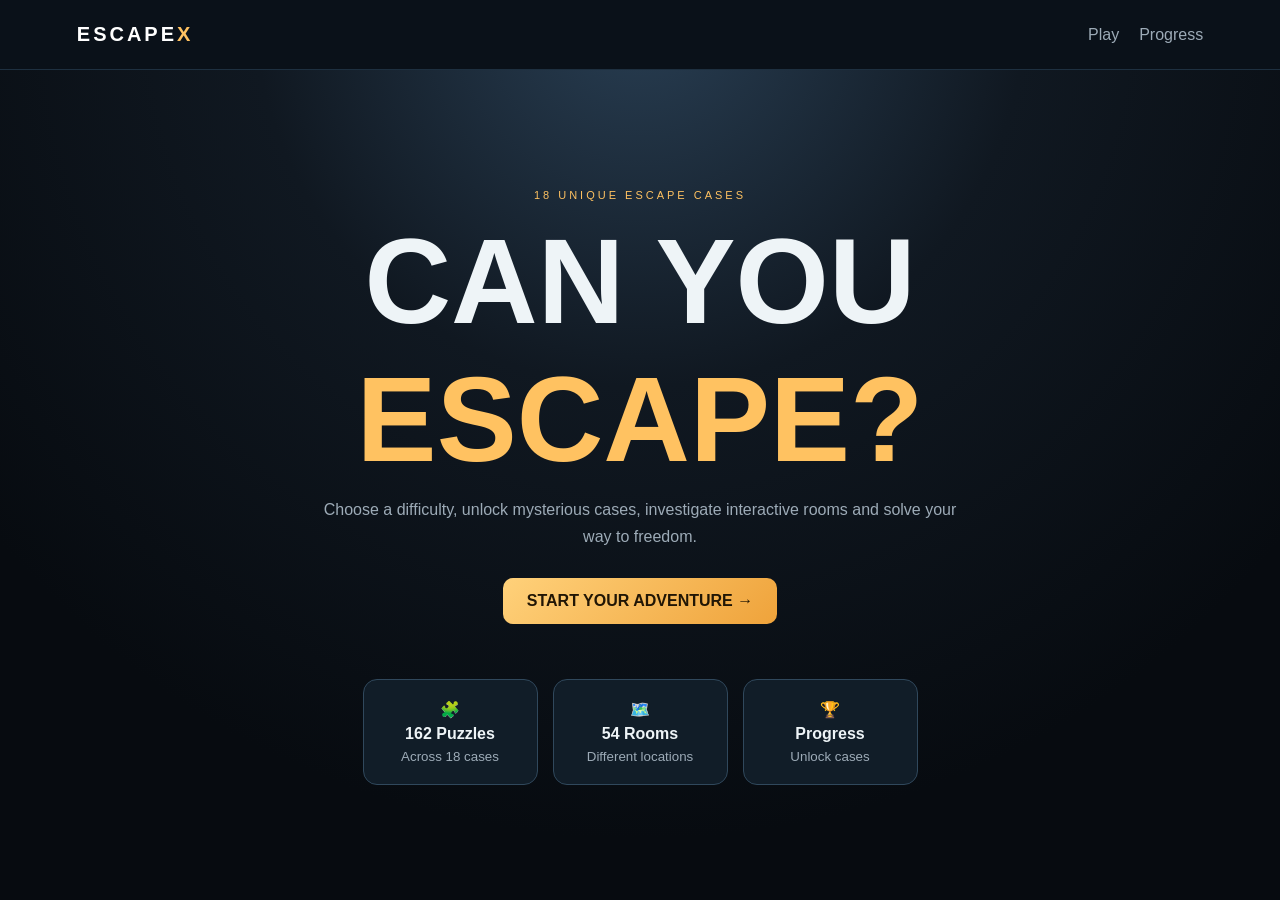
<file: index.html>
<!doctype html>
<html lang="en">
<head>
    <meta charset="UTF-8">
    <meta name="viewport" content="width=device-width, initial-scale=1.0">

    <title>EscapeX | Ultimate Escape Rooms</title>

    <link rel="stylesheet" href="css/style.css">
</head>

<body class="home">

    <header>
        <a class="logo" href="index.html">
            ESCAPE<span>X</span>
        </a>

        <nav>
            <a href="levels.html">Play</a>
            <a href="progress.html">Progress</a>
        </nav>
    </header>

    <main class="hero">

        <p class="eyebrow">18 UNIQUE ESCAPE CASES</p>

        <h1>
            CAN YOU <span>ESCAPE?</span>
        </h1>

        <p>
            Choose a difficulty, unlock mysterious cases,
            investigate interactive rooms and solve your way to freedom.
        </p>

        <a class="btn primary" href="levels.html">
            START YOUR ADVENTURE →
        </a>

        <section class="features">

            <div>
                🧩
                <b>162 Puzzles</b>
                <small>Across 18 cases</small>
            </div>

            <div>
                🗺️
                <b>54 Rooms</b>
                <small>Different locations</small>
            </div>

            <div>
                🏆
                <b>Progress</b>
                <small>Unlock cases</small>
            </div>

        </section>

    </main>

</body>
</html>
</file>
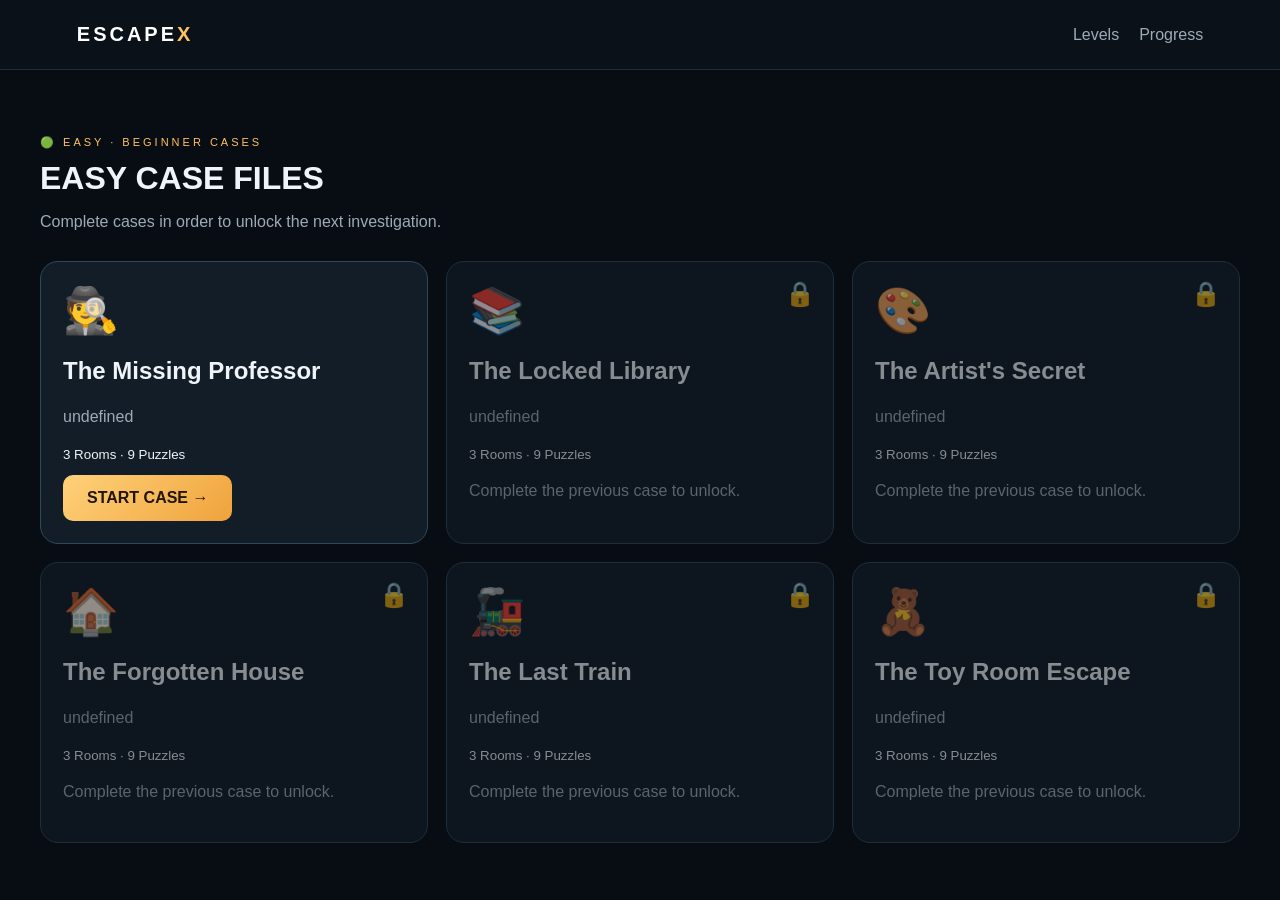
<file: cases.html>
<!doctype html><html lang="en"><head><meta charset="UTF-8"><meta name="viewport" content="width=device-width,initial-scale=1.0">
<title>Cases | EscapeX</title><link rel="stylesheet" href="css/style.css"></head>
<body><header><a class="logo" href="index.html">ESCAPE<span>X</span></a><nav><a href="levels.html">Levels</a><a href="progress.html">Progress</a></nav></header>
<main class="page"><p id="levelLabel" class="eyebrow"></p><h1 id="caseHeading">CHOOSE A CASE</h1><p class="muted">Complete cases in order to unlock the next investigation.</p><div id="caseGrid" class="case-grid"></div></main>
<script src="js/game-data.js"></script><script src="js/cases.js"></script></body></html>
</file>
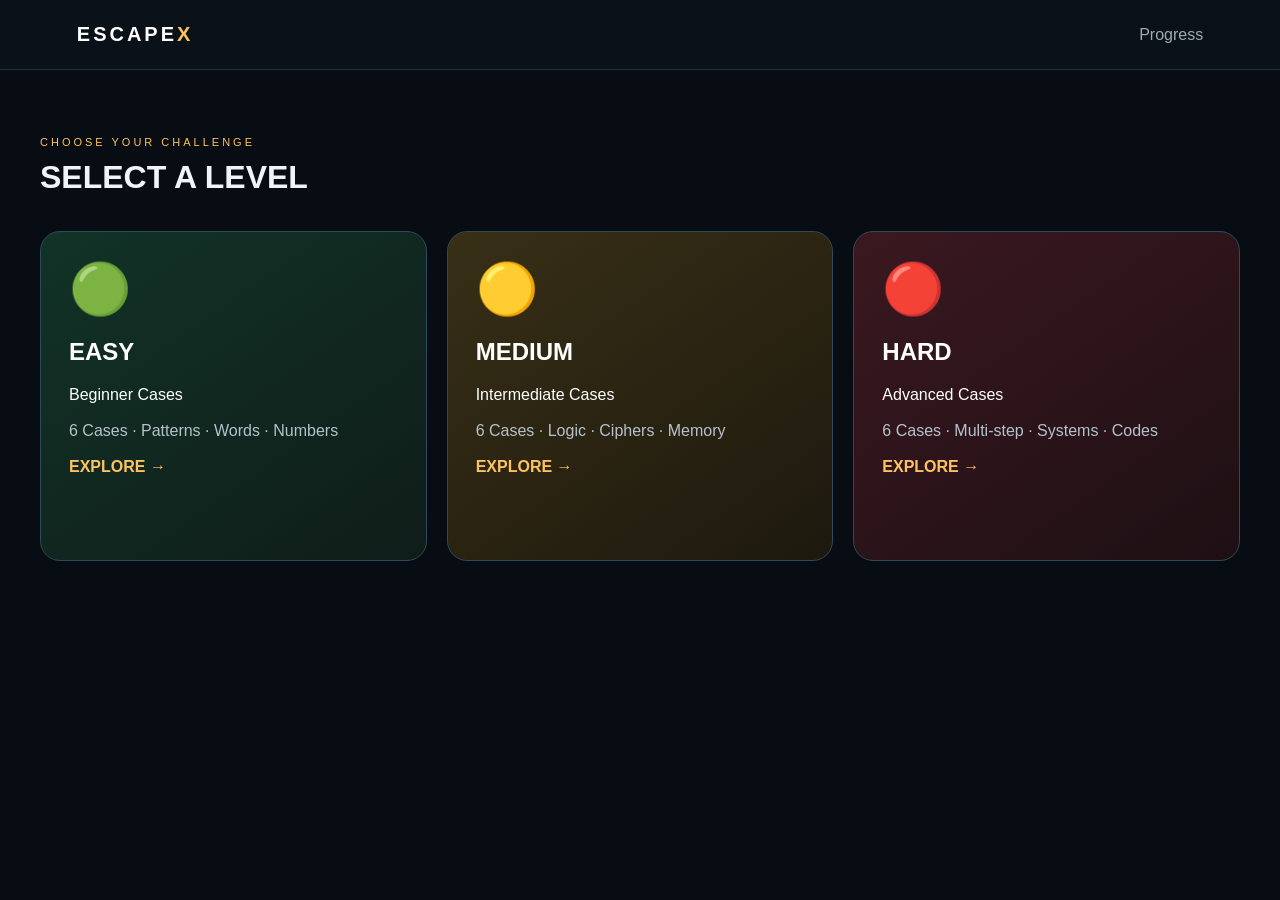
<file: game.html>
<!doctype html><html lang="en"><head><meta charset="UTF-8"><meta name="viewport" content="width=device-width,initial-scale=1.0">
<title>EscapeX Game</title><link rel="stylesheet" href="css/style.css"><link rel="stylesheet" href="css/game.css"></head>
<body>
<header class="hud"><a class="logo" href="cases.html">← ESCAPE<span>X</span></a>
<div><span id="caseName"></span> · ROOM <b id="roomNum"></b> · ⏱ <b id="timer"></b> · ⭐ <b id="score"></b></div>
<button id="soundBtn">🔊</button></header>
<main class="game-layout">
<section><div class="scene-head"><p id="theme" class="eyebrow"></p><h1 id="roomTitle"></h1><p id="story"></p></div>
<div id="room" class="room"><div class="ambient"></div><div id="objects"></div></div>
<p class="instruction">✨ Click the objects in the room to investigate them.</p></section>
<aside><h3>🎒 Evidence</h3><div id="inventory"></div><hr><p>💡 Hints: <b id="hints"></b></p>
<button id="hintBtn">Reveal Hint (-50)</button><button id="restartBtn" class="danger">↻ Restart Case</button></aside>
</main>
<div id="modal" class="modal hidden"><div class="modal-box"><button id="closeBtn" class="x">×</button><div id="modalContent"></div></div></div>
<script src="js/game-data.js"></script><script src="js/game.js"></script></body></html>
</file>
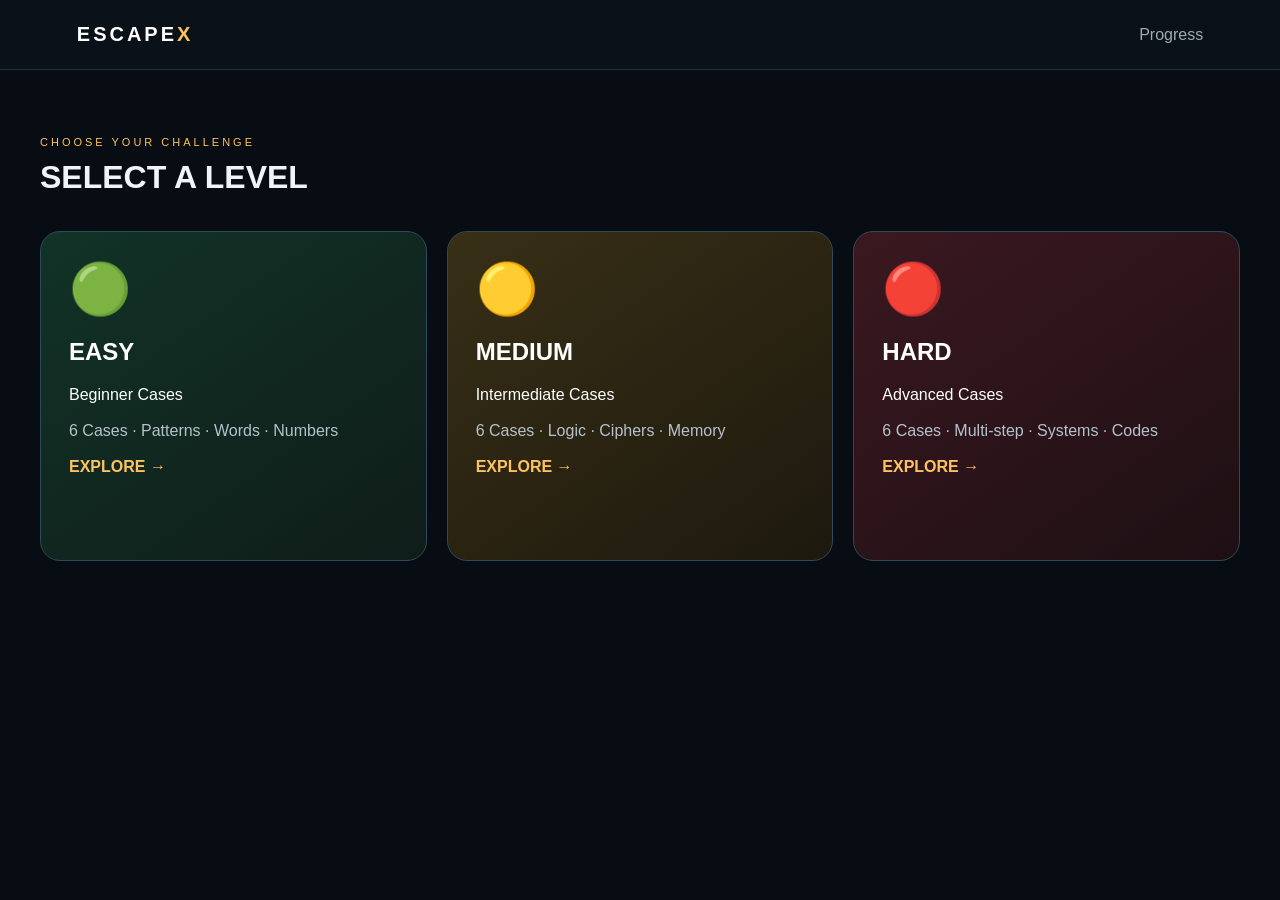
<file: levels.html>
<!doctype html><html lang="en"><head><meta charset="UTF-8"><meta name="viewport" content="width=device-width,initial-scale=1.0">
<title>Choose Level | EscapeX</title><link rel="stylesheet" href="css/style.css"></head>
<body><header><a class="logo" href="index.html">ESCAPE<span>X</span></a><nav><a href="progress.html">Progress</a></nav></header>
<main class="page"><p class="eyebrow">CHOOSE YOUR CHALLENGE</p><h1>SELECT A LEVEL</h1>
<div class="level-grid">
<a class="level-card easy" href="cases.html?level=easy"><div class="big">🟢</div><h2>EASY</h2><p>Beginner Cases</p><span>6 Cases · Patterns · Words · Numbers</span><b>EXPLORE →</b></a>
<a class="level-card medium" href="cases.html?level=medium"><div class="big">🟡</div><h2>MEDIUM</h2><p>Intermediate Cases</p><span>6 Cases · Logic · Ciphers · Memory</span><b>EXPLORE →</b></a>
<a class="level-card hard" href="cases.html?level=hard"><div class="big">🔴</div><h2>HARD</h2><p>Advanced Cases</p><span>6 Cases · Multi-step · Systems · Codes</span><b>EXPLORE →</b></a>
</div></main></body></html>
</file>
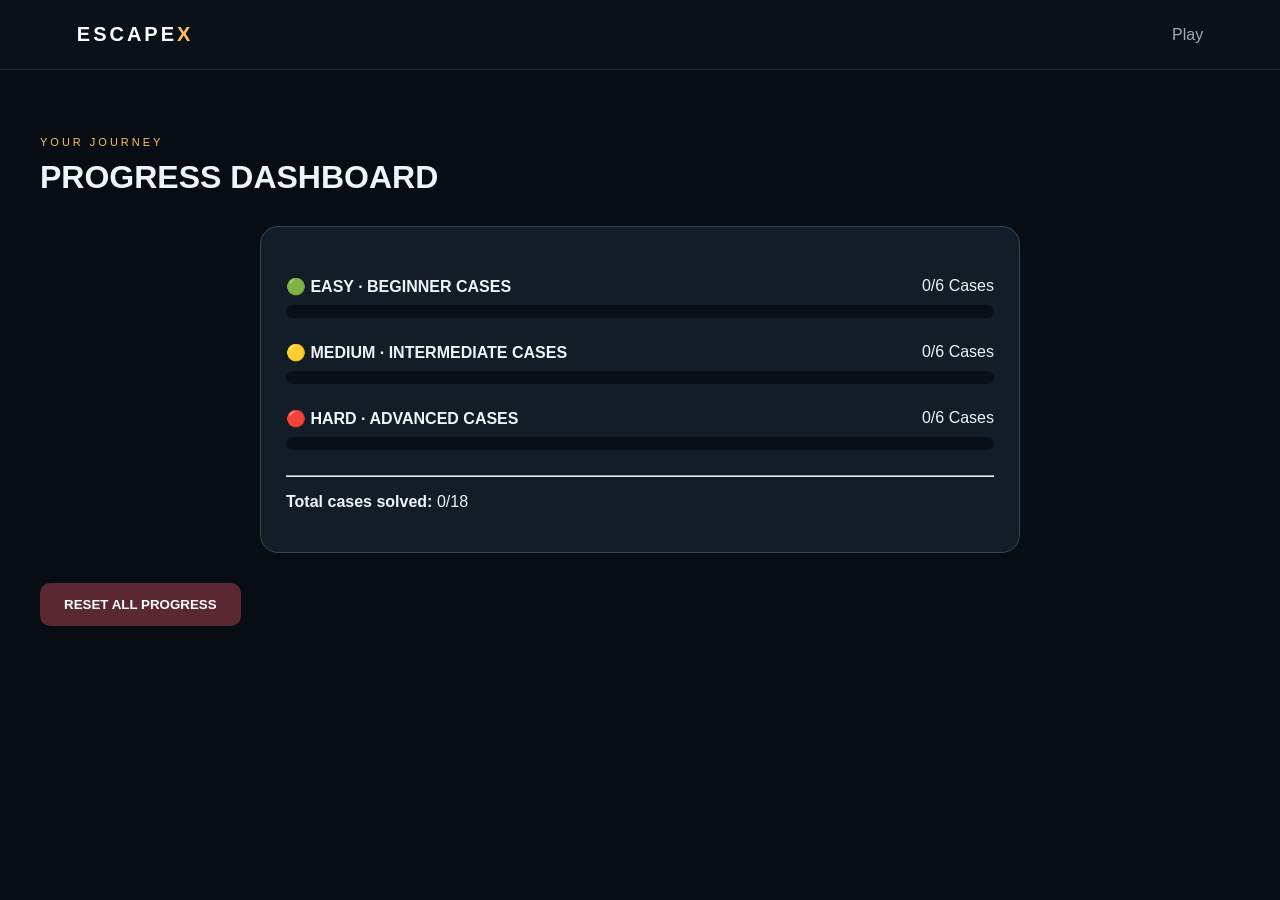
<file: progress.html>
<!doctype html><html lang="en"><head><meta charset="UTF-8"><meta name="viewport" content="width=device-width,initial-scale=1.0">
<title>Your Progress | EscapeX</title><link rel="stylesheet" href="css/style.css"></head>
<body><header><a class="logo" href="index.html">ESCAPE<span>X</span></a><nav><a href="levels.html">Play</a></nav></header>
<main class="page"><p class="eyebrow">YOUR JOURNEY</p><h1>PROGRESS DASHBOARD</h1>
<div class="progress-box" id="progressBox"></div><button id="resetBtn" class="btn danger">RESET ALL PROGRESS</button></main>
<script src="js/game-data.js"></script><script src="js/progress.js"></script></body></html>
</file>
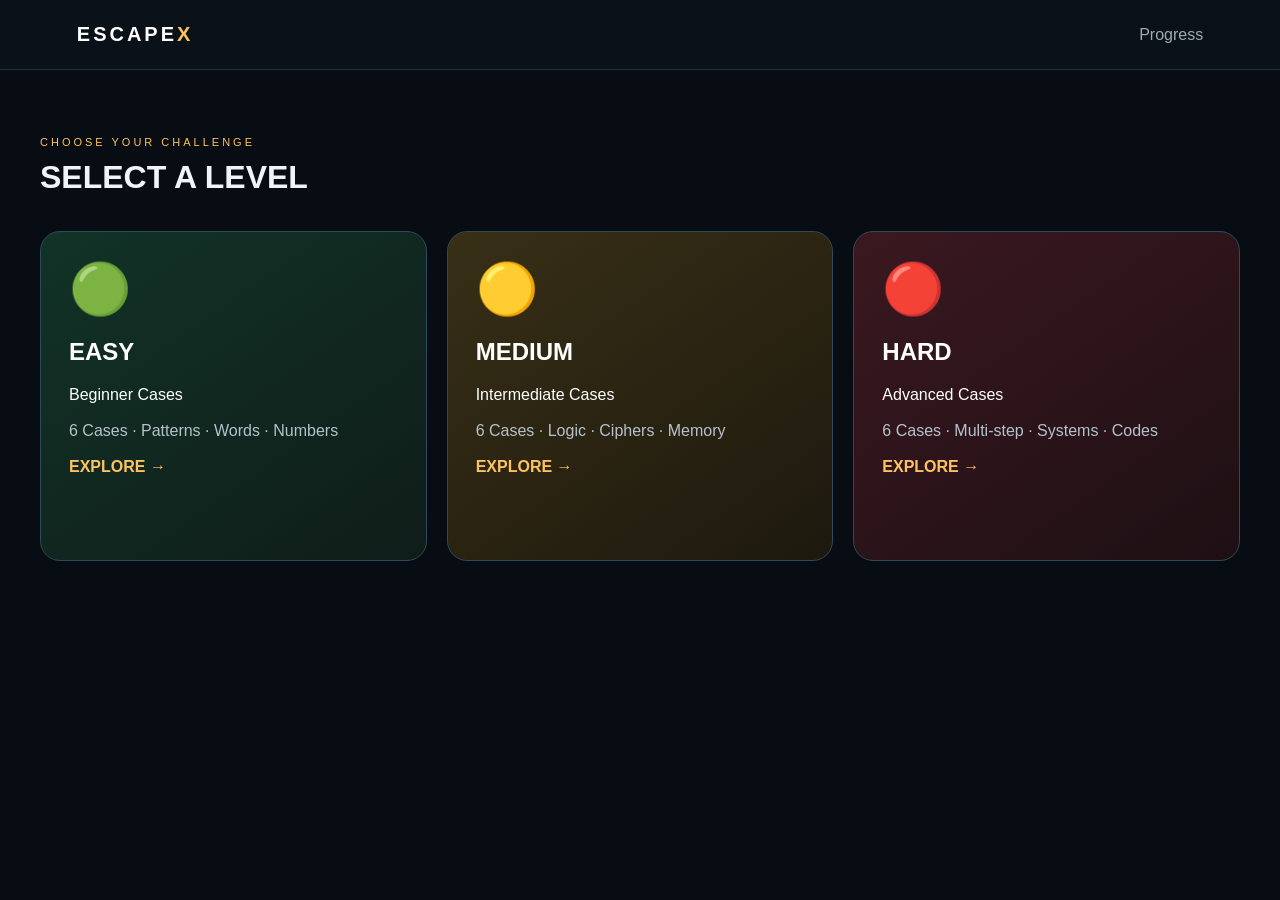
<file: results.html>
<!doctype html><html lang="en"><head><meta charset="UTF-8"><meta name="viewport" content="width=device-width,initial-scale=1.0">
<title>Case Complete | EscapeX</title><link rel="stylesheet" href="css/style.css"></head>
<body class="home"><main class="result"><div id="icon" class="result-icon">🏆</div><p class="eyebrow">CASE COMPLETE</p>
<h1 id="title">YOU ESCAPED!</h1><p id="ending"></p>
<div class="stats"><div>⭐<b id="finalScore"></b><small>Score</small></div><div>⏱<b id="timeLeft"></b><small>Time Left</small></div><div>💡<b id="usedHints"></b><small>Hints Used</small></div></div>
<h2 id="unlock"></h2><a id="nextBtn" class="btn primary" href="levels.html">CONTINUE →</a></main>
<script src="js/game-data.js"></script><script src="js/results.js"></script></body></html>
</file>
<file: css/style.css>
:root{--bg:#080d13;--panel:#121d28;--line:#30485c;--gold:#ffc261;--text:#eef4f7;--muted:#9dabb7}
*{box-sizing:border-box}body{margin:0;background:var(--bg);color:var(--text);font-family:Arial,Helvetica,sans-serif}
header{height:70px;padding:0 6%;display:flex;align-items:center;justify-content:space-between;border-bottom:1px solid #1e3040;background:#0a1119}
.logo{color:#fff;text-decoration:none;font-weight:bold;letter-spacing:3px;font-size:20px}.logo span,h1 span{color:var(--gold)}nav{display:flex;gap:20px}nav a{color:var(--muted);text-decoration:none}
.home{min-height:100vh;background:radial-gradient(circle at top,#293f54,#101821 35%,#070b10 76%)}.hero{text-align:center;max-width:900px;margin:auto;padding:12vh 22px}.eyebrow{color:var(--gold);font-size:11px;letter-spacing:3px}.hero h1{font-size:clamp(58px,11vw,120px);margin:8px 0}.hero>p:not(.eyebrow){color:var(--muted);line-height:1.7;max-width:650px;margin:0 auto 28px}
.btn{display:inline-block;border:0;text-decoration:none;padding:14px 24px;border-radius:10px;font-weight:bold;cursor:pointer}.primary{background:linear-gradient(135deg,#ffd17a,#efa33b);color:#211605}.danger{background:#592830!important;color:#fff!important}
.features{display:flex;justify-content:center;gap:15px;flex-wrap:wrap;margin-top:55px}.features div{width:175px;padding:20px;background:#111d28;border:1px solid var(--line);border-radius:14px}.features b,.features small{display:block;margin-top:6px}.features small,.muted{color:var(--muted)}
.page{max-width:1250px;margin:auto;padding:55px 25px}.page h1{margin:8px 0 12px}.level-grid{display:grid;grid-template-columns:repeat(3,1fr);gap:20px;margin-top:35px}.level-card{min-height:330px;padding:28px;border-radius:20px;text-decoration:none;color:#fff;border:1px solid var(--line);transition:.25s}.level-card:hover,.case-card:hover{transform:translateY(-6px);box-shadow:0 20px 50px #0009}.easy{background:linear-gradient(145deg,#123327,#0f1d19)}.medium{background:linear-gradient(145deg,#382f16,#1d190e)}.hard{background:linear-gradient(145deg,#3b1820,#1d1014)}.big{font-size:50px}.level-card span{display:block;color:#b6c2cb;margin:18px 0}.level-card b{color:var(--gold)}
.case-grid{display:grid;grid-template-columns:repeat(3,1fr);gap:18px;margin-top:30px}.case-card{min-height:250px;padding:22px;background:#121d28;border:1px solid var(--line);border-radius:18px;transition:.25s;position:relative}.case-card .icon{font-size:45px}.case-card p{color:var(--muted);line-height:1.5}.case-card a{margin-top:12px}.locked{opacity:.55}.locked .lock{position:absolute;right:18px;top:18px;font-size:24px}
.result{width:min(700px,92%);margin:10vh auto;padding:42px 25px;text-align:center;background:#121d28;border:1px solid var(--line);border-radius:24px;box-shadow:0 25px 80px #0009}.result p{color:var(--muted);line-height:1.7}.result-icon{font-size:70px}.stats{display:flex;justify-content:center;gap:12px;flex-wrap:wrap;margin:25px 0}.stats div{width:145px;padding:18px;background:#1b2b39;border-radius:12px;font-size:22px}.stats b,.stats small{display:block;margin-top:8px}.stats small{font-size:11px;color:var(--muted)}
.progress-box{max-width:760px;margin:30px auto;background:#121d28;border:1px solid var(--line);border-radius:18px;padding:25px}.prog-row{margin:25px 0}.bar{height:13px;background:#091018;border-radius:20px;overflow:hidden}.fill{height:100%;background:linear-gradient(90deg,#ffc261,#ef8f43);border-radius:20px}.prog-head{display:flex;justify-content:space-between;margin-bottom:9px}
@media(max-width:900px){.level-grid,.case-grid{grid-template-columns:1fr}.page{padding:35px 18px}}
</file>
<file: css/game.css>
.hud{position:sticky;top:0;z-index:5}.hud>div{font-size:13px;color:#b9c6ce}.hud>div span{color:#ffc261}.hud button{background:none;border:0;color:white;font-size:18px;cursor:pointer}
.game-layout{max-width:1320px;margin:auto;padding:25px;display:grid;grid-template-columns:minmax(0,1fr) 270px;gap:22px}.scene-head p:not(.eyebrow){color:#9eacb8;line-height:1.5}.room{height:510px;position:relative;overflow:hidden;border-radius:22px;border:1px solid #354d61;background:linear-gradient(#1b2b3a,#0a1016 72%);box-shadow:inset 0 0 100px #000c}.room:after{content:"";position:absolute;bottom:0;left:0;width:100%;height:20%;background:repeating-linear-gradient(90deg,#16110f 0 75px,#261b16 75px 78px)}.room.haunted{background:linear-gradient(#2b1729,#100c14 72%)}.room.space{background:radial-gradient(circle at 20% 20%,#274c72 0 2px,transparent 3px),radial-gradient(circle at 70% 30%,#fff 0 1px,transparent 2px),linear-gradient(#07182a,#03070c)}.room.pirate{background:linear-gradient(#405d68,#16242a 70%)}.room.castle{background:linear-gradient(#30243d,#100d16 70%)}.room.hospital{background:linear-gradient(#2b4042,#0e1617 70%)}.ambient{position:absolute;inset:0;background:radial-gradient(ellipse at 50% 0,#ffd17a1c,transparent 52%);pointer-events:none}
.object{position:absolute;border:0;background:transparent;color:#f0f6f8;font-size:49px;cursor:pointer;filter:drop-shadow(0 7px 8px #000);transition:.2s;animation:float 3s ease-in-out infinite}.object:hover{transform:scale(1.16);filter:drop-shadow(0 0 15px #ffc261)}.object.solved{opacity:.3;filter:grayscale(1)}.label{display:block;font-size:10px;white-space:nowrap;opacity:0}.object:hover .label{opacity:1}@keyframes float{50%{margin-top:-6px}}
.instruction{text-align:center;color:#71818f;font-size:12px}aside{height:max-content;background:#121d28;border:1px solid var(--line);border-radius:18px;padding:18px}#inventory{min-height:48px;display:flex;gap:7px;flex-wrap:wrap}.item{background:#24394b;padding:7px;border-radius:8px;font-size:11px}aside hr{border:0;border-top:1px solid #2c4154;margin:17px 0}aside button{width:100%;padding:12px;margin-top:8px;border:0;border-radius:9px;background:#2a4155;color:white;cursor:pointer}
.modal{position:fixed;inset:0;z-index:20;display:grid;place-items:center;padding:20px;background:#000b;backdrop-filter:blur(5px)}.hidden{display:none}.modal-box{position:relative;width:min(530px,100%);padding:35px;background:#172432;border:1px solid #4b667d;border-radius:20px}.x{position:absolute;right:13px;top:8px;border:0;background:none;color:#fff;font-size:27px;cursor:pointer}.modal-box input{width:100%;padding:14px;margin:14px 0;background:#0d151e;border:1px solid #61768a;border-radius:9px;color:#fff}.modal-box .primary{width:100%;border:0}.feedback{min-height:24px}.correct{color:#78dfa5}.wrong{color:#ff949b}.memory{font-size:30px;letter-spacing:8px;text-align:center;padding:15px}
@media(max-width:900px){.game-layout{grid-template-columns:1fr;padding:14px}.room{height:430px}}@media(max-width:600px){.hud>div span{display:none}.room{height:390px}.object{font-size:40px}}
</file>
